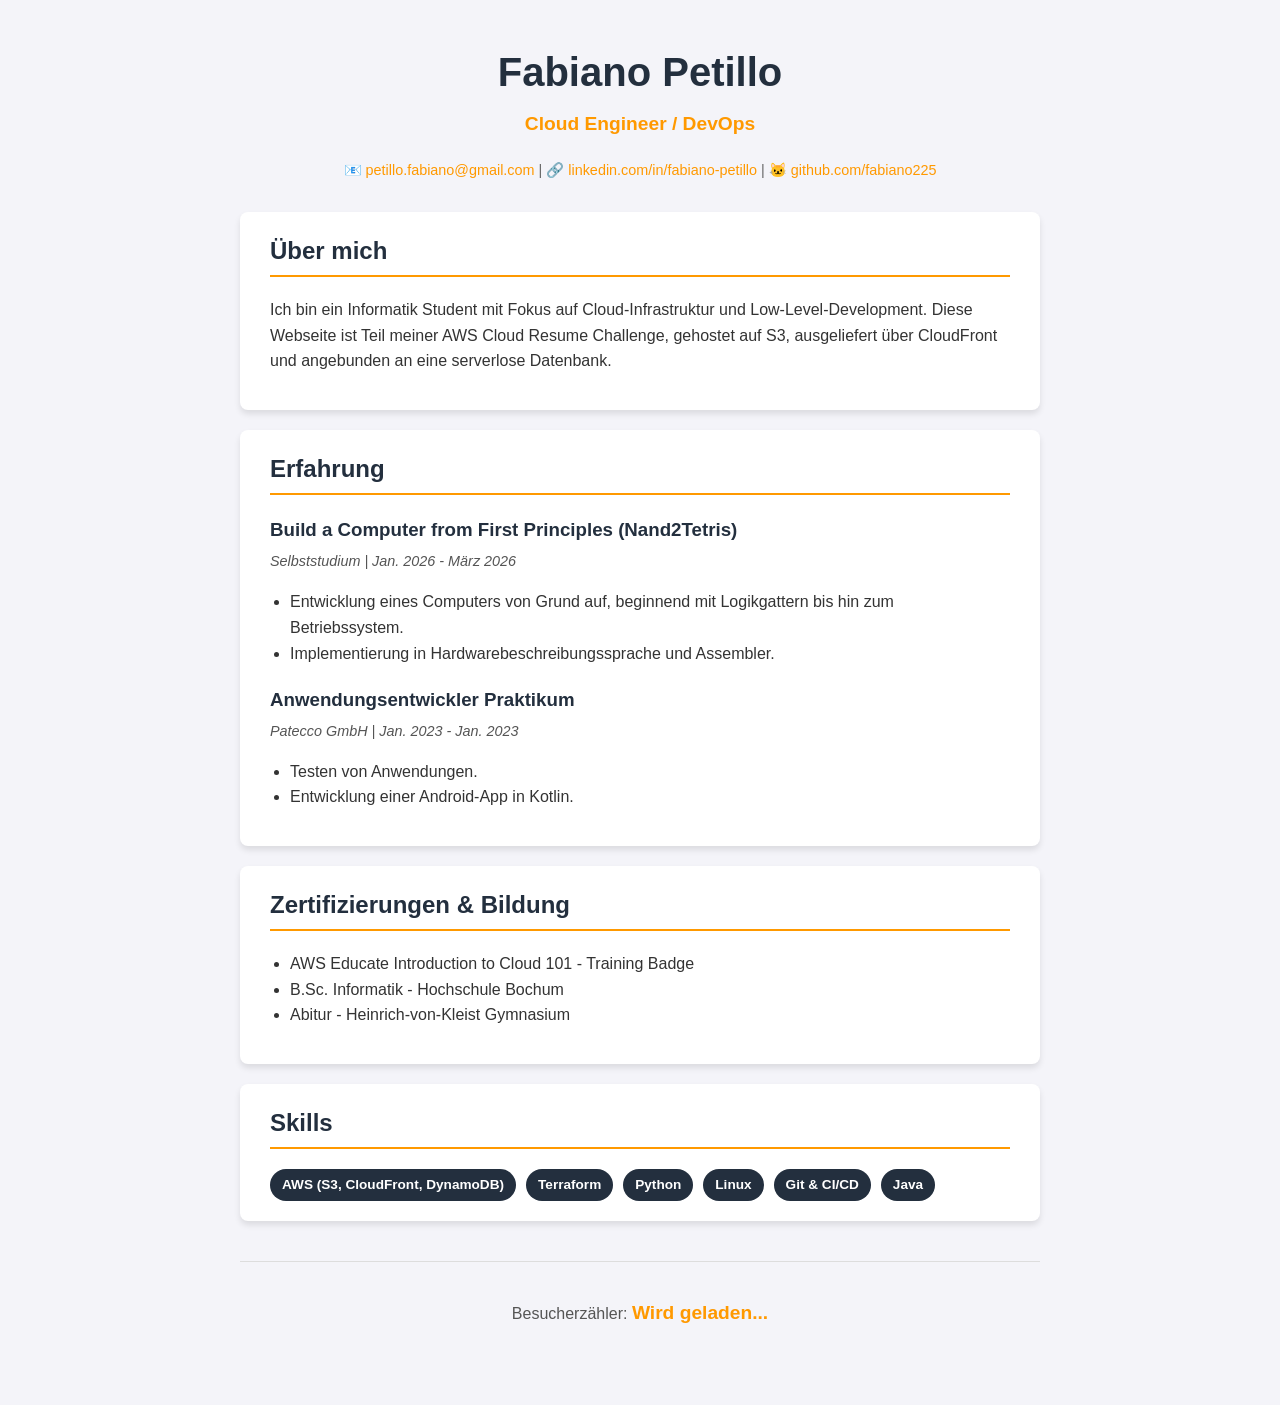
<file: index.html>
<!DOCTYPE html>
<html lang="de">
<head>
    <meta charset="UTF-8">
    <meta name="viewport" content="width=device-width, initial-scale=1.0">
    <title>Mein Cloud Resume</title>
    <link rel="stylesheet" href="style.css">
</head>
<body>
    <div class="container">
        <header>
            <h1>Fabiano Petillo</h1>
            <p class="title">Cloud Engineer / DevOps</p>
            <div class="contact-info">
                <p>📧 <a href="mailto:petillo.fabiano@gmail.com">petillo.fabiano@gmail.com</a> | 🔗 <a href="https://linkedin.com/in/fabiano-petillo" target="_blank">linkedin.com/in/fabiano-petillo</a> | 🐱 <a href="https://github.com/fabiano225" target="_blank">github.com/fabiano225</a></p>
            </div>
        </header>

        <main>
            <section class="card">
                <h2>Über mich</h2>
                <p>Ich bin ein Informatik Student mit Fokus auf Cloud-Infrastruktur und Low-Level-Development. Diese Webseite ist Teil meiner AWS Cloud Resume Challenge, gehostet auf S3, ausgeliefert über CloudFront und angebunden an eine serverlose Datenbank.</p>
            </section>

            <section class="card">
                <h2>Erfahrung</h2>
                <div class="job">
                    <h3>Build a Computer from First Principles (Nand2Tetris)</h3>
                    <p class="company">Selbststudium | Jan. 2026 - März 2026</p>
                    <ul>
                        <li>Entwicklung eines Computers von Grund auf, beginnend mit Logikgattern bis hin zum Betriebssystem.</li>
                        <li>Implementierung in Hardwarebeschreibungssprache und Assembler.</li>
                    </ul>
                    <h3>Anwendungsentwickler Praktikum</h3>
                    <p class="company">Patecco GmbH | Jan. 2023 - Jan. 2023</p>
                    <ul>
                        <li>Testen von Anwendungen.</li>
                        <li>Entwicklung einer Android-App in Kotlin.</li>
                    </ul>
                </div>
            </section>

            <section class="card">
                <h2>Zertifizierungen & Bildung</h2>
                <ul>
                    <li>AWS Educate Introduction to Cloud 101 - Training Badge</li>
                    <li>B.Sc. Informatik - Hochschule Bochum</li>
                    <li>Abitur - Heinrich-von-Kleist Gymnasium</li>
                </ul>
            </section>

            <section class="card">
                <h2>Skills</h2>
                <div class="skills">
                    <span class="skill-tag">AWS (S3, CloudFront, DynamoDB)</span>
                    <span class="skill-tag">Terraform</span>
                    <span class="skill-tag">Python</span>
                    <span class="skill-tag">Linux</span>
                    <span class="skill-tag">Git & CI/CD</span>
                    <span class="skill-tag">Java</span>
                </div>
            </section>
        </main>

        <footer>
            <p>Besucherzähler: <span id="visitor-counter">Wird geladen...</span></p>
        </footer>
    </div>

    </body>
</html>
</file>
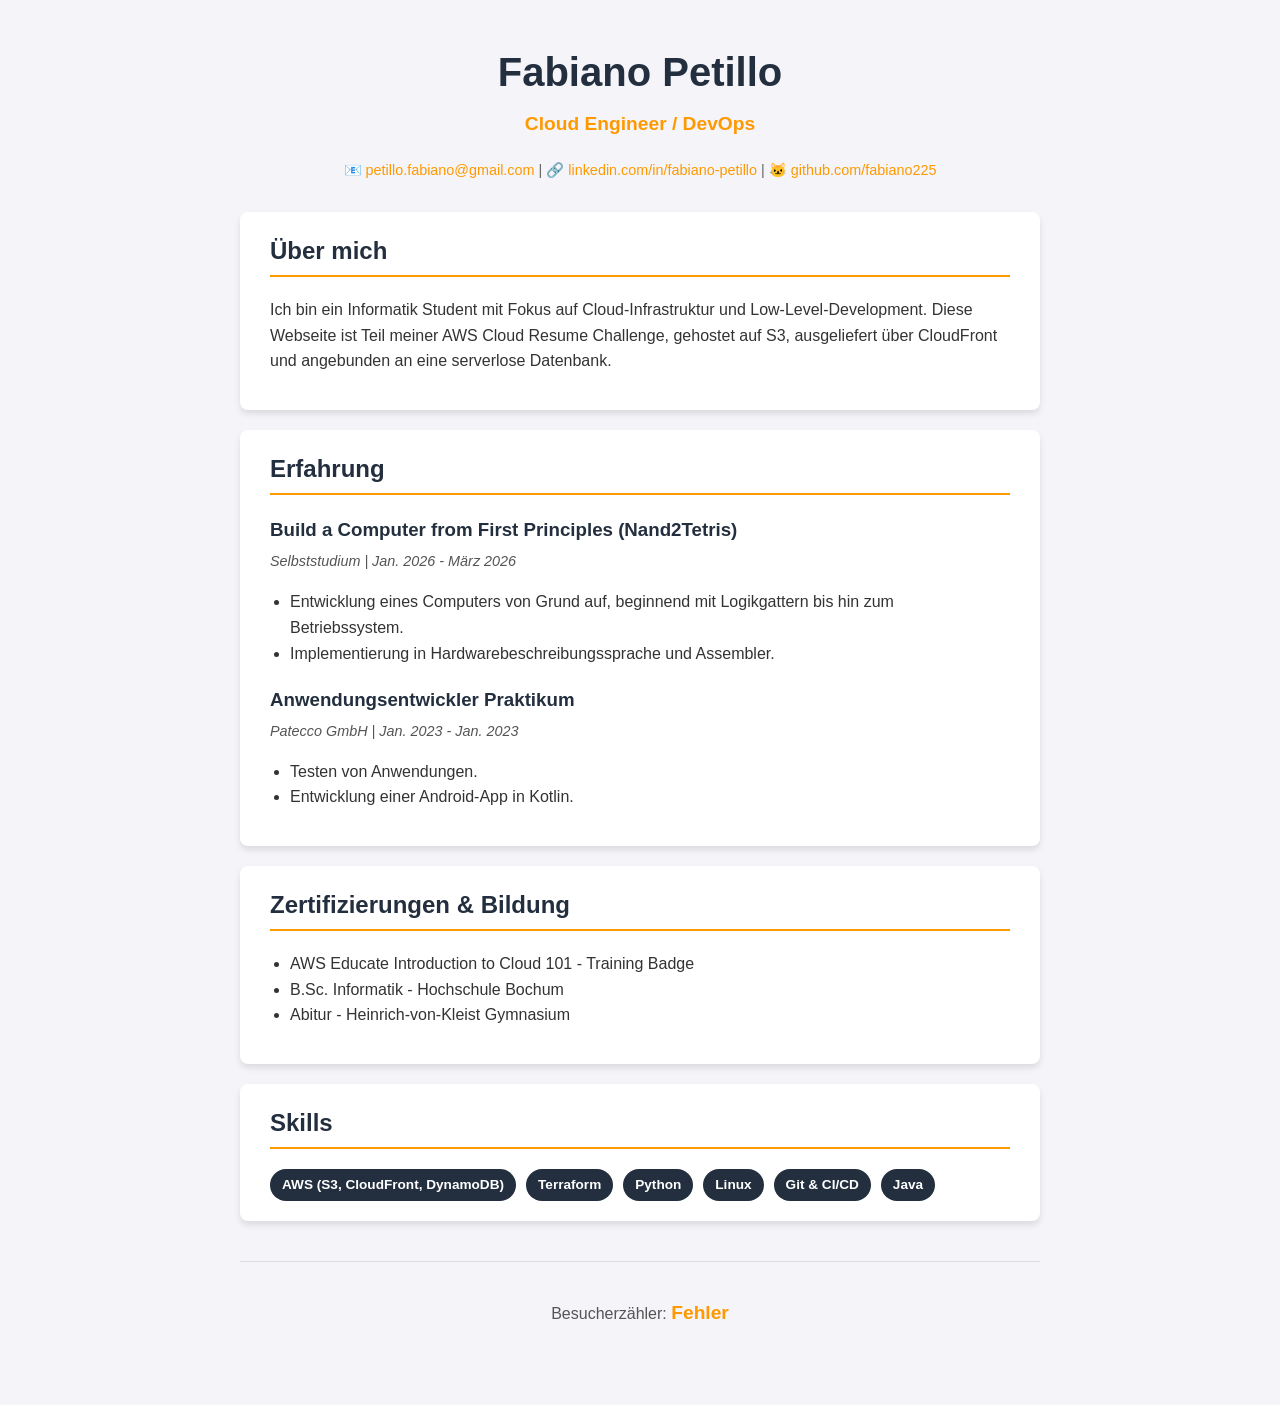
<file: frontend/index.html>
<!DOCTYPE html>
<html lang="de">
<head>
    <meta charset="UTF-8">
    <meta name="viewport" content="width=device-width, initial-scale=1.0">
    <title>Mein Cloud Resume</title>
    <script src="script.js" defer></script>
    <link rel="stylesheet" href="style.css">
</head>
<body>
    <div class="container">
        <header>
            <h1>Fabiano Petillo</h1>
            <p class="title">Cloud Engineer / DevOps</p>
            <div class="contact-info">
                <p>📧 <a href="mailto:petillo.fabiano@gmail.com">petillo.fabiano@gmail.com</a> | 🔗 <a href="https://linkedin.com/in/fabiano-petillo" target="_blank">linkedin.com/in/fabiano-petillo</a> | 🐱 <a href="https://github.com/fabiano225" target="_blank">github.com/fabiano225</a></p>
            </div>
        </header>

        <main>
            <section class="card">
                <h2>Über mich</h2>
                <p>Ich bin ein Informatik Student mit Fokus auf Cloud-Infrastruktur und Low-Level-Development. Diese Webseite ist Teil meiner AWS Cloud Resume Challenge, gehostet auf S3, ausgeliefert über CloudFront und angebunden an eine serverlose Datenbank.</p>
            </section>

            <section class="card">
                <h2>Erfahrung</h2>
                <div class="job">
                    <h3>Build a Computer from First Principles (Nand2Tetris)</h3>
                    <p class="company">Selbststudium | Jan. 2026 - März 2026</p>
                    <ul>
                        <li>Entwicklung eines Computers von Grund auf, beginnend mit Logikgattern bis hin zum Betriebssystem.</li>
                        <li>Implementierung in Hardwarebeschreibungssprache und Assembler.</li>
                    </ul>
                    <h3>Anwendungsentwickler Praktikum</h3>
                    <p class="company">Patecco GmbH | Jan. 2023 - Jan. 2023</p>
                    <ul>
                        <li>Testen von Anwendungen.</li>
                        <li>Entwicklung einer Android-App in Kotlin.</li>
                    </ul>
                </div>
            </section>

            <section class="card">
                <h2>Zertifizierungen & Bildung</h2>
                <ul>
                    <li>AWS Educate Introduction to Cloud 101 - Training Badge</li>
                    <li>B.Sc. Informatik - Hochschule Bochum</li>
                    <li>Abitur - Heinrich-von-Kleist Gymnasium</li>
                </ul>
            </section>

            <section class="card">
                <h2>Skills</h2>
                <div class="skills">
                    <span class="skill-tag">AWS (S3, CloudFront, DynamoDB)</span>
                    <span class="skill-tag">Terraform</span>
                    <span class="skill-tag">Python</span>
                    <span class="skill-tag">Linux</span>
                    <span class="skill-tag">Git & CI/CD</span>
                    <span class="skill-tag">Java</span>
                </div>
            </section>
        </main>

        <footer>
            <p>Besucherzähler: <span id="visitor-counter">Wird geladen...</span></p>
        </footer>
    </div>

    </body>
</html>
</file>
<file: style.css>
:root {
    --primary-color: #232f3e; /* AWS Dark Blue */
    --secondary-color: #ff9900; /* AWS Orange */
    --bg-color: #f4f4f9;
    --text-color: #333;
    --card-bg: #ffffff;
}

body {
    font-family: 'Segoe UI', Tahoma, Geneva, Verdana, sans-serif;
    background-color: var(--bg-color);
    color: var(--text-color);
    line-height: 1.6;
    margin: 0;
    padding: 0;
}

.container {
    max-width: 800px;
    margin: 40px auto;
    padding: 0 20px;
}

header {
    text-align: center;
    margin-bottom: 30px;
}

h1 {
    color: var(--primary-color);
    margin-bottom: 5px;
    font-size: 2.5rem;
}

.title {
    font-size: 1.2rem;
    color: var(--secondary-color);
    font-weight: bold;
    margin-top: 0;
}

.contact-info {
    font-size: 0.9rem;
    color: #666;
}

.card {
    background: var(--card-bg);
    padding: 20px 30px;
    border-radius: 8px;
    box-shadow: 0 4px 6px rgba(0,0,0,0.1);
    margin-bottom: 20px;
    transition: transform 0.2s ease;
}

.card:hover {
    transform: translateY(-2px);
}

h2 {
    color: var(--primary-color);
    border-bottom: 2px solid var(--secondary-color);
    padding-bottom: 5px;
    margin-top: 0;
}

h3 {
    margin-bottom: 5px;
    color: var(--primary-color);
}

.company {
    font-style: italic;
    color: #555;
    margin-top: 0;
    font-size: 0.9rem;
}

ul {
    padding-left: 20px;
}

.skills {
    display: flex;
    flex-wrap: wrap;
    gap: 10px;
    margin-top: 15px;
}

.skill-tag {
    background-color: var(--primary-color);
    color: white;
    padding: 5px 12px;
    border-radius: 20px;
    font-size: 0.85rem;
    font-weight: bold;
}

footer {
    text-align: center;
    margin-top: 40px;
    font-size: 1rem;
    color: #555;
    padding: 20px;
    border-top: 1px solid #ddd;
}

#visitor-counter {
    font-weight: bold;
    color: var(--secondary-color);
    font-size: 1.2rem;
}

a {
    color: var(--secondary-color);
    text-decoration: none;
}
</file>
<file: frontend/style.css>
:root {
    --primary-color: #232f3e; /* AWS Dark Blue */
    --secondary-color: #ff9900; /* AWS Orange */
    --bg-color: #f4f4f9;
    --text-color: #333;
    --card-bg: #ffffff;
}

body {
    font-family: 'Segoe UI', Tahoma, Geneva, Verdana, sans-serif;
    background-color: var(--bg-color);
    color: var(--text-color);
    line-height: 1.6;
    margin: 0;
    padding: 0;
}

.container {
    max-width: 800px;
    margin: 40px auto;
    padding: 0 20px;
}

header {
    text-align: center;
    margin-bottom: 30px;
}

h1 {
    color: var(--primary-color);
    margin-bottom: 5px;
    font-size: 2.5rem;
}

.title {
    font-size: 1.2rem;
    color: var(--secondary-color);
    font-weight: bold;
    margin-top: 0;
}

.contact-info {
    font-size: 0.9rem;
    color: #666;
}

.card {
    background: var(--card-bg);
    padding: 20px 30px;
    border-radius: 8px;
    box-shadow: 0 4px 6px rgba(0,0,0,0.1);
    margin-bottom: 20px;
    transition: transform 0.2s ease;
}

.card:hover {
    transform: translateY(-2px);
}

h2 {
    color: var(--primary-color);
    border-bottom: 2px solid var(--secondary-color);
    padding-bottom: 5px;
    margin-top: 0;
}

h3 {
    margin-bottom: 5px;
    color: var(--primary-color);
}

.company {
    font-style: italic;
    color: #555;
    margin-top: 0;
    font-size: 0.9rem;
}

ul {
    padding-left: 20px;
}

.skills {
    display: flex;
    flex-wrap: wrap;
    gap: 10px;
    margin-top: 15px;
}

.skill-tag {
    background-color: var(--primary-color);
    color: white;
    padding: 5px 12px;
    border-radius: 20px;
    font-size: 0.85rem;
    font-weight: bold;
}

footer {
    text-align: center;
    margin-top: 40px;
    font-size: 1rem;
    color: #555;
    padding: 20px;
    border-top: 1px solid #ddd;
}

#visitor-counter {
    font-weight: bold;
    color: var(--secondary-color);
    font-size: 1.2rem;
}

a {
    color: var(--secondary-color);
    text-decoration: none;
}
</file>
